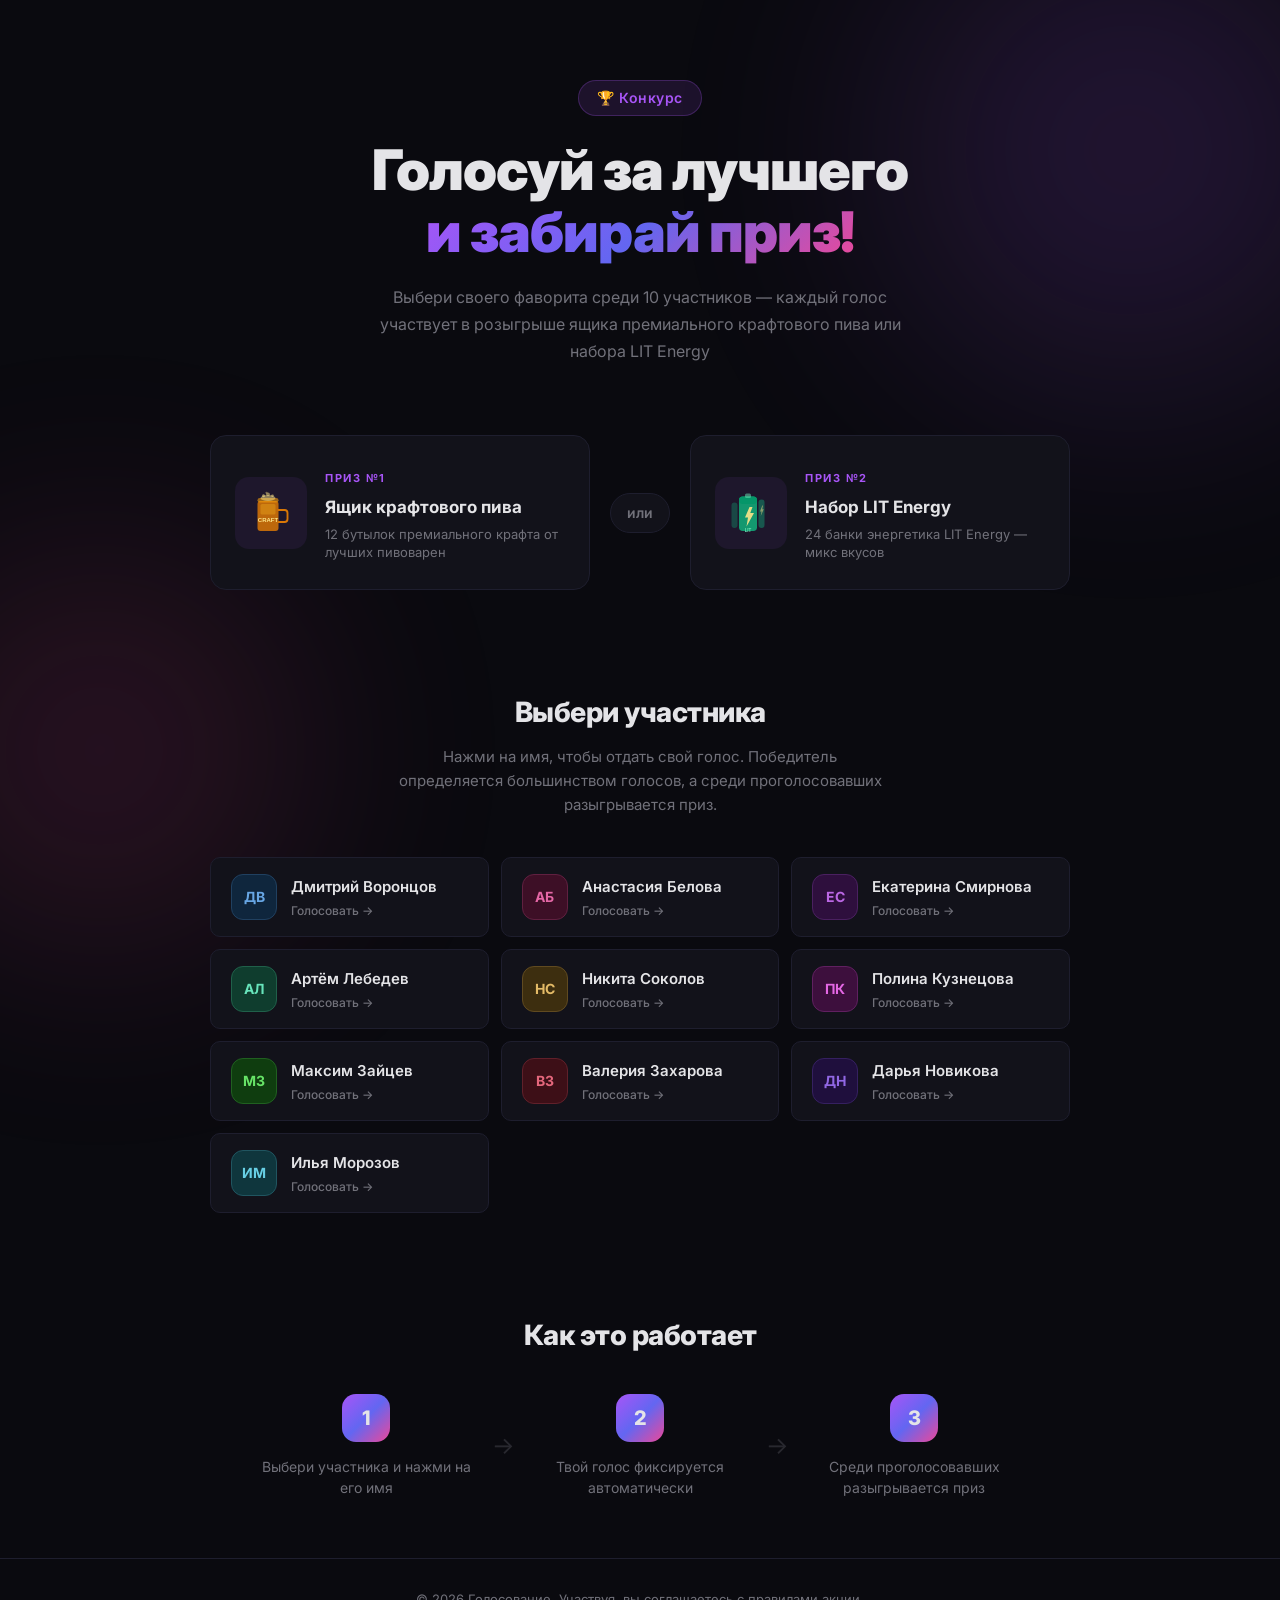
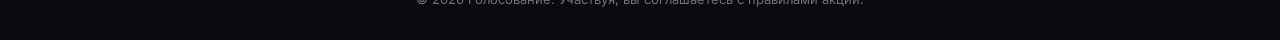
<file: index.html>
<!DOCTYPE html>
<html lang="ru">
<head>
    <meta charset="UTF-8">
    <meta name="viewport" content="width=device-width, initial-scale=1.0">
    <title>Голосование — Выиграй приз!</title>
    <link rel="stylesheet" href="style.css">
    <link rel="preconnect" href="https://fonts.googleapis.com">
    <link href="https://fonts.googleapis.com/css2?family=Inter:wght@400;500;600;700;800;900&display=swap" rel="stylesheet">
</head>
<body>

<div class="bg-glow bg-glow--1"></div>
<div class="bg-glow bg-glow--2"></div>

<header class="header">
    <div class="container">
        <div class="badge">🏆 Конкурс</div>
        <h1 class="title">Голосуй за лучшего<br><span class="gradient-text">и забирай приз!</span></h1>
        <p class="subtitle">Выбери своего фаворита среди 10 участников — каждый голос участвует в розыгрыше ящика премиального крафтового пива или набора LIT Energy</p>
    </div>
</header>

<section class="prizes">
    <div class="container">
        <div class="prizes-grid">
            <div class="prize-card">
                <div class="prize-img-wrap">
                    <img src="img/beer.svg" alt="Крафтовое пиво" class="prize-img">
                </div>
                <div class="prize-info">
                    <span class="prize-label">Приз №1</span>
                    <h3>Ящик крафтового пива</h3>
                    <p>12 бутылок премиального крафта от лучших пивоварен</p>
                </div>
            </div>
            <div class="prize-divider">
                <span>или</span>
            </div>
            <div class="prize-card">
                <div class="prize-img-wrap">
                    <img src="img/energy.svg" alt="LIT Energy" class="prize-img">
                </div>
                <div class="prize-info">
                    <span class="prize-label">Приз №2</span>
                    <h3>Набор LIT Energy</h3>
                    <p>24 банки энергетика LIT Energy — микс вкусов</p>
                </div>
            </div>
        </div>
    </div>
</section>

<section class="voting" id="vote">
    <div class="container">
        <h2 class="section-title">Выбери участника</h2>
        <p class="section-desc">Нажми на имя, чтобы отдать свой голос. Победитель определяется большинством голосов, а среди проголосовавших разыгрывается приз.</p>

        <div class="candidates-grid">

            <a href="#" class="candidate-card" data-num="1">
                <div class="candidate-avatar" style="--hue: 210;">
                    <span>ДВ</span>
                </div>
                <div class="candidate-info">
                    <span class="candidate-name">Дмитрий Воронцов</span>
                    <span class="candidate-action">Голосовать →</span>
                </div>
            </a>

            <a href="#" class="candidate-card" data-num="2">
                <div class="candidate-avatar" style="--hue: 330;">
                    <span>АБ</span>
                </div>
                <div class="candidate-info">
                    <span class="candidate-name">Анастасия Белова</span>
                    <span class="candidate-action">Голосовать →</span>
                </div>
            </a>

            <a href="#" class="candidate-card" data-num="3">
                <div class="candidate-avatar" style="--hue: 280;">
                    <span>ЕС</span>
                </div>
                <div class="candidate-info">
                    <span class="candidate-name">Екатерина Смирнова</span>
                    <span class="candidate-action">Голосовать →</span>
                </div>
            </a>

            <a href="#" class="candidate-card" data-num="4">
                <div class="candidate-avatar" style="--hue: 160;">
                    <span>АЛ</span>
                </div>
                <div class="candidate-info">
                    <span class="candidate-name">Артём Лебедев</span>
                    <span class="candidate-action">Голосовать →</span>
                </div>
            </a>

            <a href="#" class="candidate-card" data-num="5">
                <div class="candidate-avatar" style="--hue: 40;">
                    <span>НС</span>
                </div>
                <div class="candidate-info">
                    <span class="candidate-name">Никита Соколов</span>
                    <span class="candidate-action">Голосовать →</span>
                </div>
            </a>

            <a href="#" class="candidate-card" data-num="6">
                <div class="candidate-avatar" style="--hue: 300;">
                    <span>ПК</span>
                </div>
                <div class="candidate-info">
                    <span class="candidate-name">Полина Кузнецова</span>
                    <span class="candidate-action">Голосовать →</span>
                </div>
            </a>

            <a href="#" class="candidate-card" data-num="7">
                <div class="candidate-avatar" style="--hue: 120;">
                    <span>МЗ</span>
                </div>
                <div class="candidate-info">
                    <span class="candidate-name">Максим Зайцев</span>
                    <span class="candidate-action">Голосовать →</span>
                </div>
            </a>

            <a href="#" class="candidate-card" data-num="8">
                <div class="candidate-avatar" style="--hue: 350;">
                    <span>ВЗ</span>
                </div>
                <div class="candidate-info">
                    <span class="candidate-name">Валерия Захарова</span>
                    <span class="candidate-action">Голосовать →</span>
                </div>
            </a>

            <a href="#" class="candidate-card" data-num="9">
                <div class="candidate-avatar" style="--hue: 260;">
                    <span>ДН</span>
                </div>
                <div class="candidate-info">
                    <span class="candidate-name">Дарья Новикова</span>
                    <span class="candidate-action">Голосовать →</span>
                </div>
            </a>

            <a href="#" class="candidate-card" data-num="10">
                <div class="candidate-avatar" style="--hue: 190;">
                    <span>ИМ</span>
                </div>
                <div class="candidate-info">
                    <span class="candidate-name">Илья Морозов</span>
                    <span class="candidate-action">Голосовать →</span>
                </div>
            </a>

        </div>
    </div>
</section>

<section class="how-it-works">
    <div class="container">
        <h2 class="section-title">Как это работает</h2>
        <div class="steps">
            <div class="step">
                <div class="step-icon">1</div>
                <p>Выбери участника и нажми на его имя</p>
            </div>
            <div class="step-arrow">→</div>
            <div class="step">
                <div class="step-icon">2</div>
                <p>Твой голос фиксируется автоматически</p>
            </div>
            <div class="step-arrow">→</div>
            <div class="step">
                <div class="step-icon">3</div>
                <p>Среди проголосовавших разыгрывается приз</p>
            </div>
        </div>
    </div>
</section>

<footer class="footer">
    <div class="container">
        <p>© 2026 Голосование. Участвуя, вы соглашаетесь с правилами акции.</p>
    </div>
</footer>

<script src="script.js"></script>
</body>
</html>
</file>
<file: style.css>
*,
*::before,
*::after {
    margin: 0;
    padding: 0;
    box-sizing: border-box;
}

:root {
    --bg: #0a0a0f;
    --bg-card: #12121a;
    --bg-card-hover: #1a1a2e;
    --border: #1e1e2e;
    --border-hover: #2e2e4e;
    --text: #e4e4e7;
    --text-muted: #71717a;
    --accent: #a855f7;
    --accent-2: #6366f1;
    --accent-3: #ec4899;
    --gradient: linear-gradient(135deg, #a855f7, #6366f1, #ec4899);
    --radius: 16px;
    --radius-sm: 10px;
}

html {
    scroll-behavior: smooth;
}

body {
    font-family: 'Inter', -apple-system, BlinkMacSystemFont, sans-serif;
    background: var(--bg);
    color: var(--text);
    line-height: 1.6;
    overflow-x: hidden;
    min-height: 100vh;
}

.container {
    max-width: 900px;
    margin: 0 auto;
    padding: 0 20px;
}

/* Background glows */
.bg-glow {
    position: fixed;
    border-radius: 50%;
    filter: blur(120px);
    opacity: 0.15;
    pointer-events: none;
    z-index: 0;
}

.bg-glow--1 {
    width: 500px;
    height: 500px;
    background: var(--accent);
    top: -100px;
    right: -100px;
}

.bg-glow--2 {
    width: 400px;
    height: 400px;
    background: var(--accent-3);
    bottom: -50px;
    left: -100px;
}

/* Header */
.header {
    position: relative;
    z-index: 1;
    text-align: center;
    padding: 80px 0 40px;
}

.badge {
    display: inline-block;
    padding: 6px 18px;
    border-radius: 100px;
    background: rgba(168, 85, 247, 0.12);
    border: 1px solid rgba(168, 85, 247, 0.25);
    color: var(--accent);
    font-size: 14px;
    font-weight: 600;
    margin-bottom: 24px;
    letter-spacing: 0.5px;
}

.title {
    font-size: clamp(32px, 6vw, 56px);
    font-weight: 900;
    line-height: 1.1;
    margin-bottom: 20px;
    letter-spacing: -1px;
}

.gradient-text {
    background: var(--gradient);
    -webkit-background-clip: text;
    -webkit-text-fill-color: transparent;
    background-clip: text;
}

.subtitle {
    font-size: 16px;
    color: var(--text-muted);
    max-width: 560px;
    margin: 0 auto;
    line-height: 1.7;
}

/* Prizes */
.prizes {
    position: relative;
    z-index: 1;
    padding: 30px 0 50px;
}

.prizes-grid {
    display: flex;
    align-items: center;
    justify-content: center;
    gap: 20px;
    flex-wrap: wrap;
}

.prize-card {
    background: var(--bg-card);
    border: 1px solid var(--border);
    border-radius: var(--radius);
    padding: 28px 24px;
    display: flex;
    align-items: center;
    gap: 18px;
    flex: 1;
    min-width: 280px;
    max-width: 380px;
    transition: border-color 0.3s, transform 0.3s;
}

.prize-card:hover {
    border-color: var(--border-hover);
    transform: translateY(-2px);
}

.prize-img-wrap {
    width: 72px;
    height: 72px;
    border-radius: 14px;
    background: rgba(168, 85, 247, 0.08);
    display: flex;
    align-items: center;
    justify-content: center;
    flex-shrink: 0;
}

.prize-img {
    width: 48px;
    height: 48px;
}

.prize-label {
    font-size: 11px;
    text-transform: uppercase;
    letter-spacing: 1.5px;
    color: var(--accent);
    font-weight: 700;
}

.prize-info h3 {
    font-size: 17px;
    font-weight: 700;
    margin: 4px 0;
}

.prize-info p {
    font-size: 13px;
    color: var(--text-muted);
    line-height: 1.4;
}

.prize-divider {
    display: flex;
    align-items: center;
    justify-content: center;
}

.prize-divider span {
    padding: 8px 16px;
    border-radius: 100px;
    background: var(--bg-card);
    border: 1px solid var(--border);
    color: var(--text-muted);
    font-size: 14px;
    font-weight: 600;
}

/* Voting */
.voting {
    position: relative;
    z-index: 1;
    padding: 50px 0;
}

.section-title {
    text-align: center;
    font-size: 28px;
    font-weight: 800;
    margin-bottom: 10px;
    letter-spacing: -0.5px;
}

.section-desc {
    text-align: center;
    color: var(--text-muted);
    font-size: 15px;
    max-width: 500px;
    margin: 0 auto 40px;
}

.candidates-grid {
    display: grid;
    grid-template-columns: repeat(auto-fill, minmax(260px, 1fr));
    gap: 12px;
}

.candidate-card {
    display: flex;
    align-items: center;
    gap: 14px;
    padding: 16px 20px;
    background: var(--bg-card);
    border: 1px solid var(--border);
    border-radius: var(--radius-sm);
    text-decoration: none;
    color: var(--text);
    transition: all 0.25s ease;
    cursor: pointer;
    position: relative;
    overflow: hidden;
}

.candidate-card::before {
    content: '';
    position: absolute;
    inset: 0;
    background: var(--gradient);
    opacity: 0;
    transition: opacity 0.3s;
}

.candidate-card:hover {
    border-color: var(--border-hover);
    transform: translateY(-2px);
    box-shadow: 0 8px 30px rgba(168, 85, 247, 0.12);
}

.candidate-card:hover::before {
    opacity: 0.06;
}

.candidate-card:hover .candidate-action {
    color: var(--accent);
}

.candidate-avatar {
    width: 46px;
    height: 46px;
    border-radius: 12px;
    background: hsl(var(--hue), 60%, 15%);
    border: 1px solid hsl(var(--hue), 50%, 25%);
    display: flex;
    align-items: center;
    justify-content: center;
    flex-shrink: 0;
    position: relative;
    z-index: 1;
}

.candidate-avatar span {
    font-size: 14px;
    font-weight: 700;
    color: hsl(var(--hue), 70%, 65%);
}

.candidate-info {
    display: flex;
    flex-direction: column;
    gap: 2px;
    position: relative;
    z-index: 1;
}

.candidate-name {
    font-size: 15px;
    font-weight: 600;
}

.candidate-action {
    font-size: 12px;
    color: var(--text-muted);
    font-weight: 500;
    transition: color 0.25s;
}

/* How it works */
.how-it-works {
    position: relative;
    z-index: 1;
    padding: 50px 0 60px;
}

.steps {
    display: flex;
    align-items: center;
    justify-content: center;
    gap: 16px;
    flex-wrap: wrap;
    margin-top: 36px;
}

.step {
    text-align: center;
    flex: 1;
    min-width: 160px;
    max-width: 220px;
}

.step-icon {
    width: 48px;
    height: 48px;
    border-radius: 14px;
    background: var(--gradient);
    display: inline-flex;
    align-items: center;
    justify-content: center;
    font-size: 20px;
    font-weight: 800;
    margin-bottom: 14px;
}

.step p {
    font-size: 14px;
    color: var(--text-muted);
    line-height: 1.5;
}

.step-arrow {
    color: var(--text-muted);
    font-size: 24px;
    opacity: 0.3;
}

/* Footer */
.footer {
    position: relative;
    z-index: 1;
    text-align: center;
    padding: 30px 0;
    border-top: 1px solid var(--border);
}

.footer p {
    font-size: 13px;
    color: var(--text-muted);
}

/* Responsive */
@media (max-width: 640px) {
    .header {
        padding: 50px 0 30px;
    }

    .prizes-grid {
        flex-direction: column;
        align-items: stretch;
    }

    .prize-card {
        max-width: 100%;
    }

    .candidates-grid {
        grid-template-columns: 1fr;
    }

    .step-arrow {
        display: none;
    }

    .steps {
        flex-direction: column;
        gap: 24px;
    }
}
</file>
